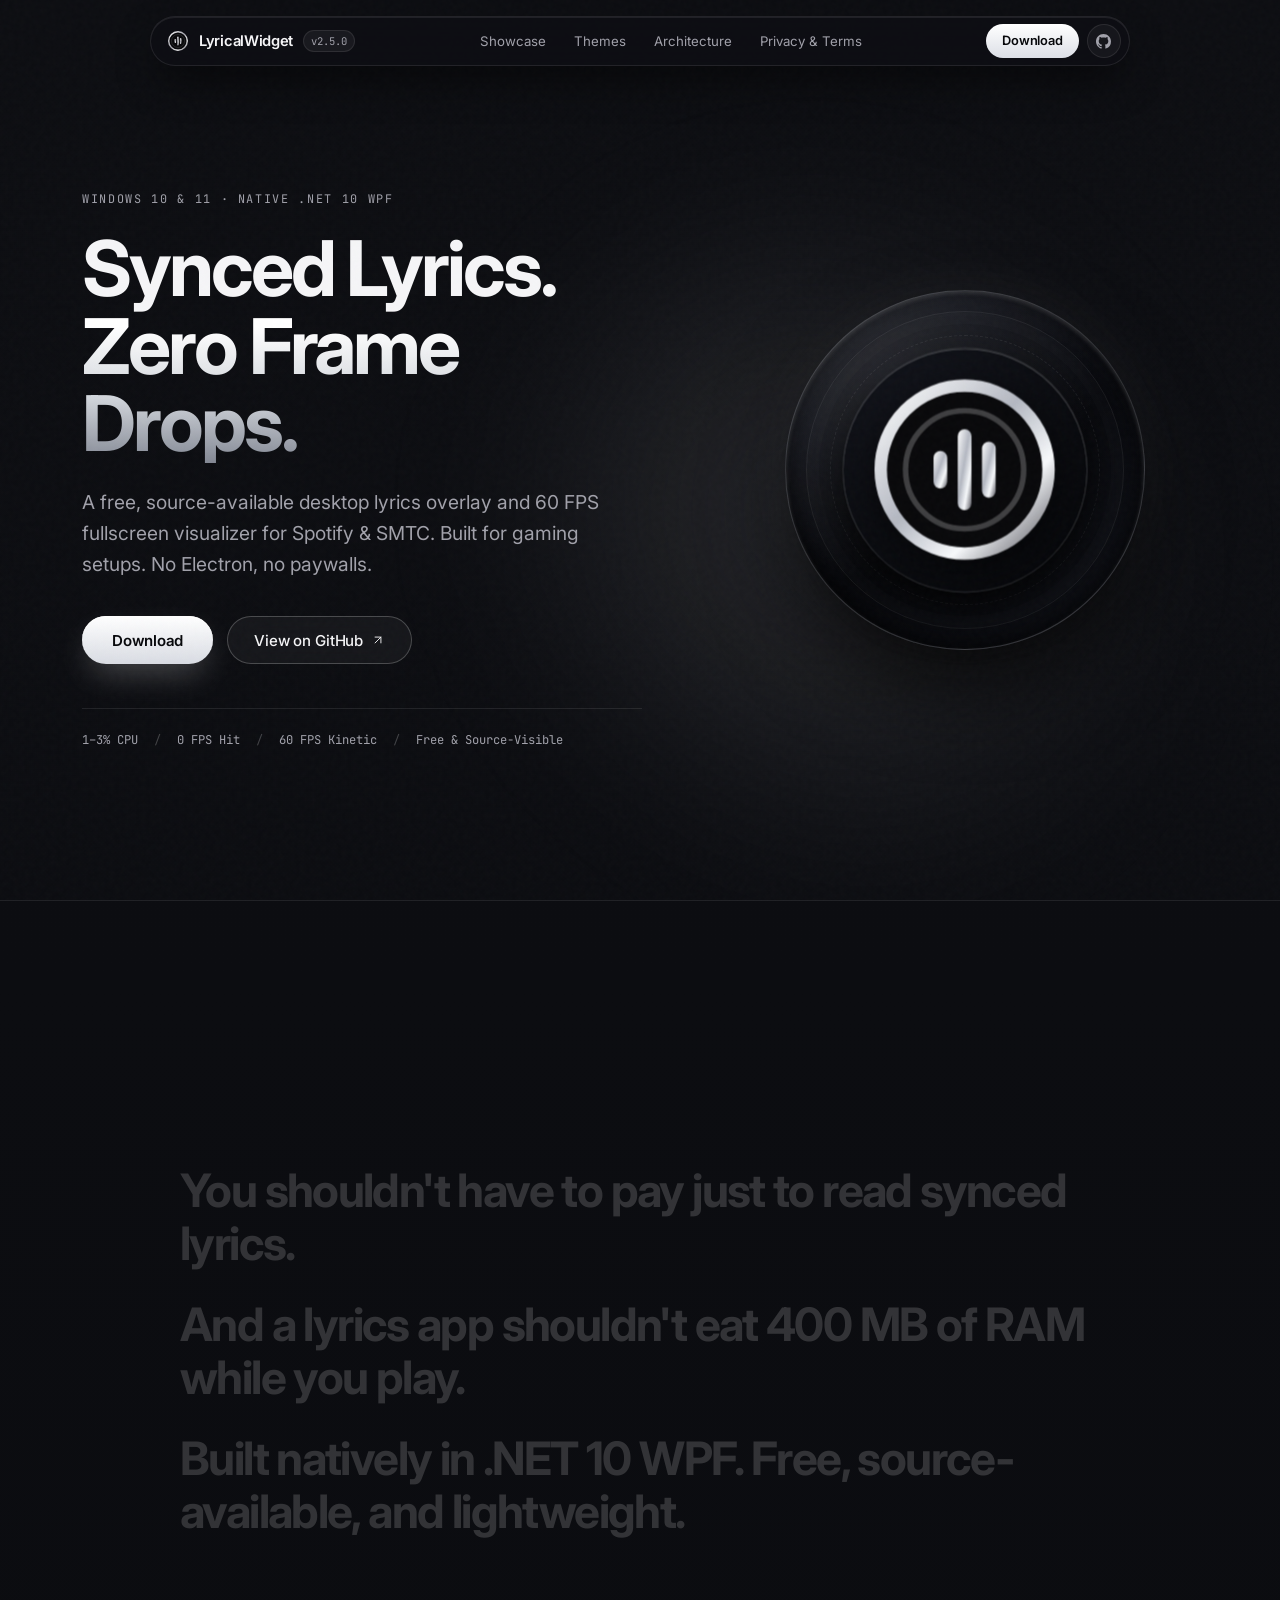
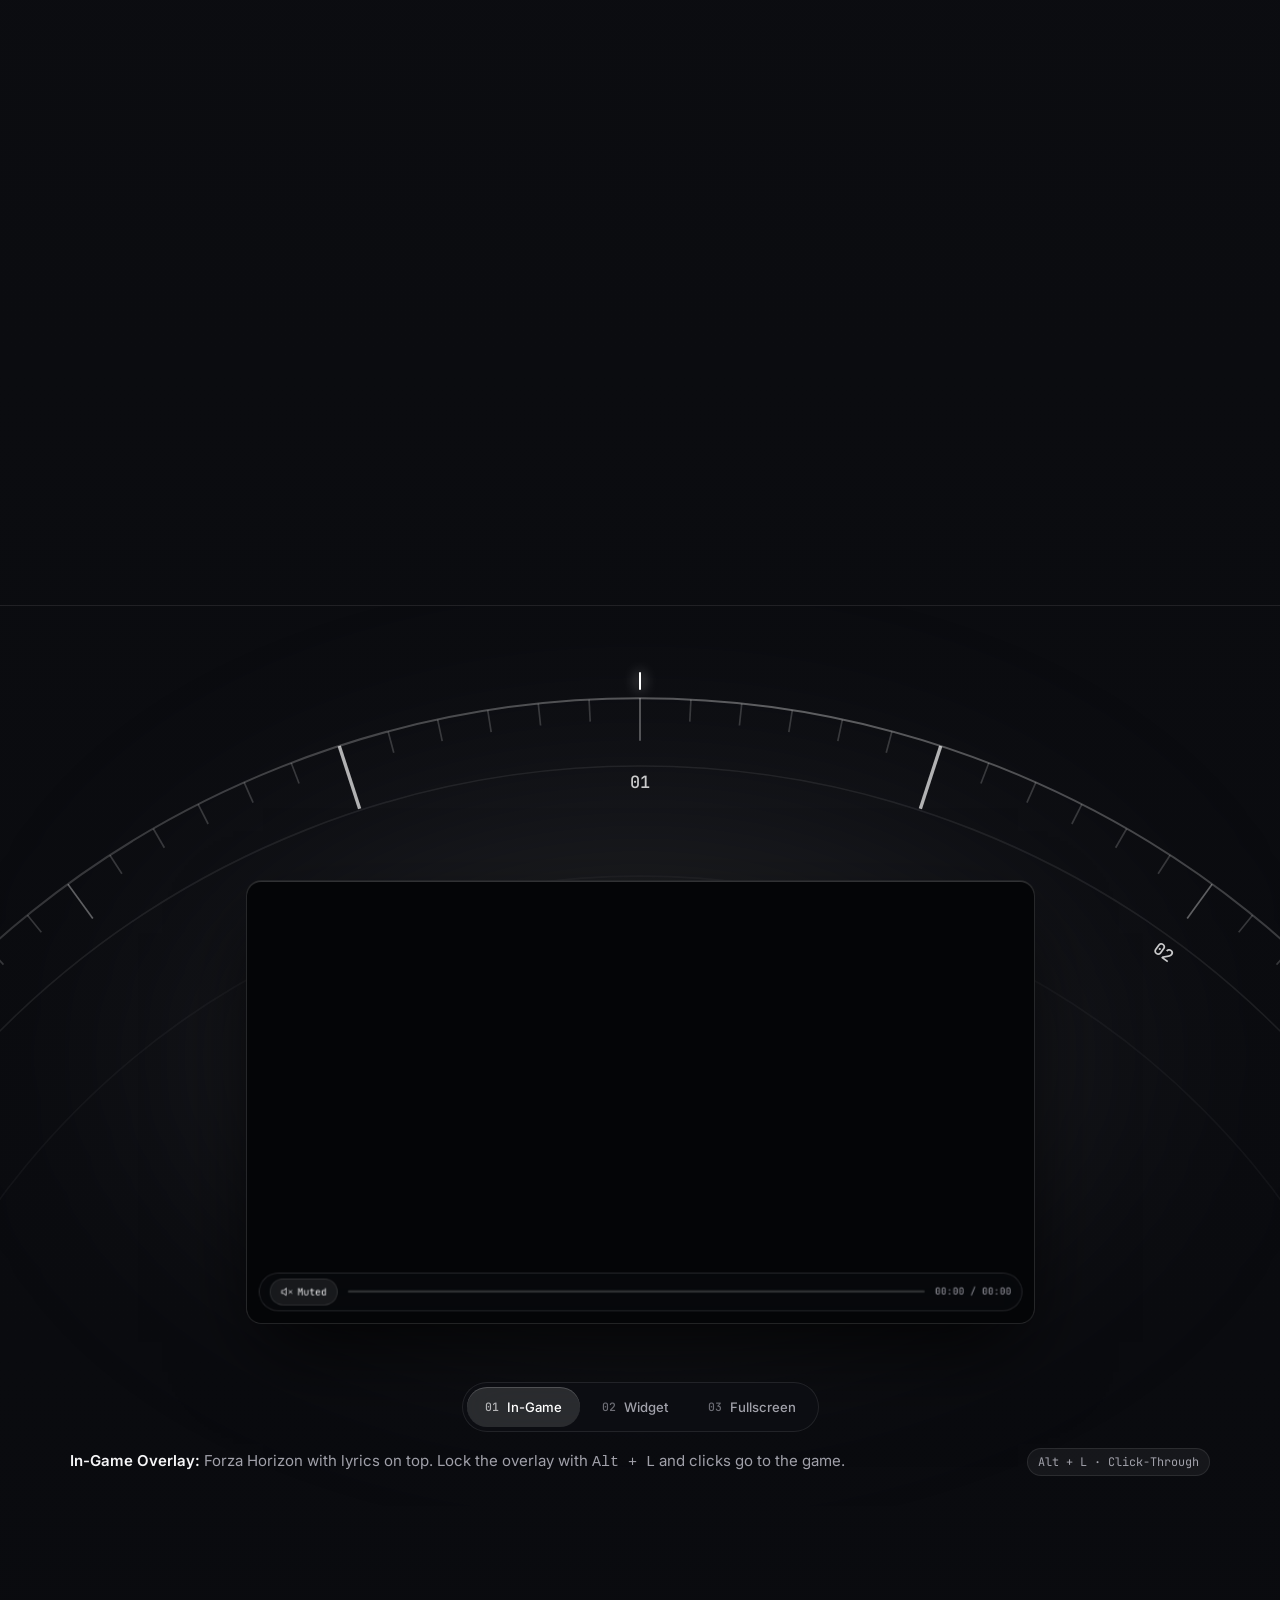
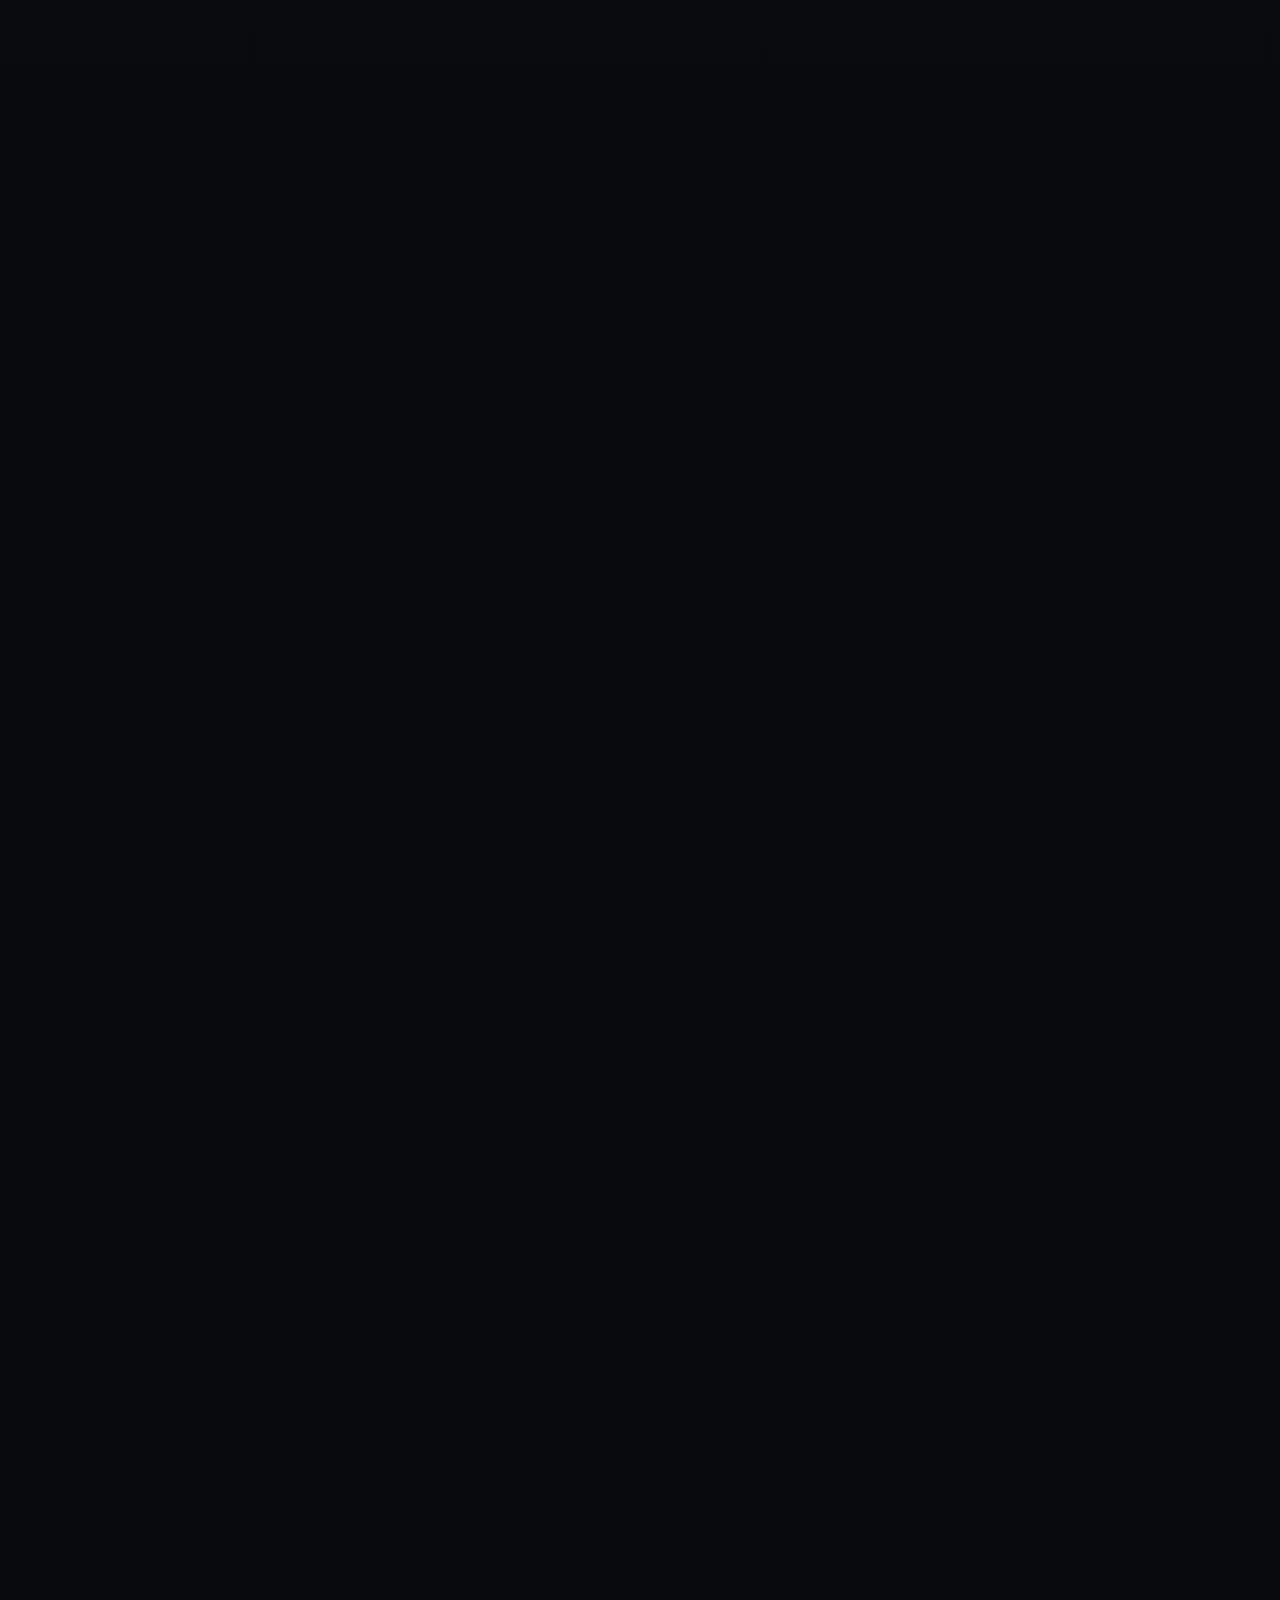
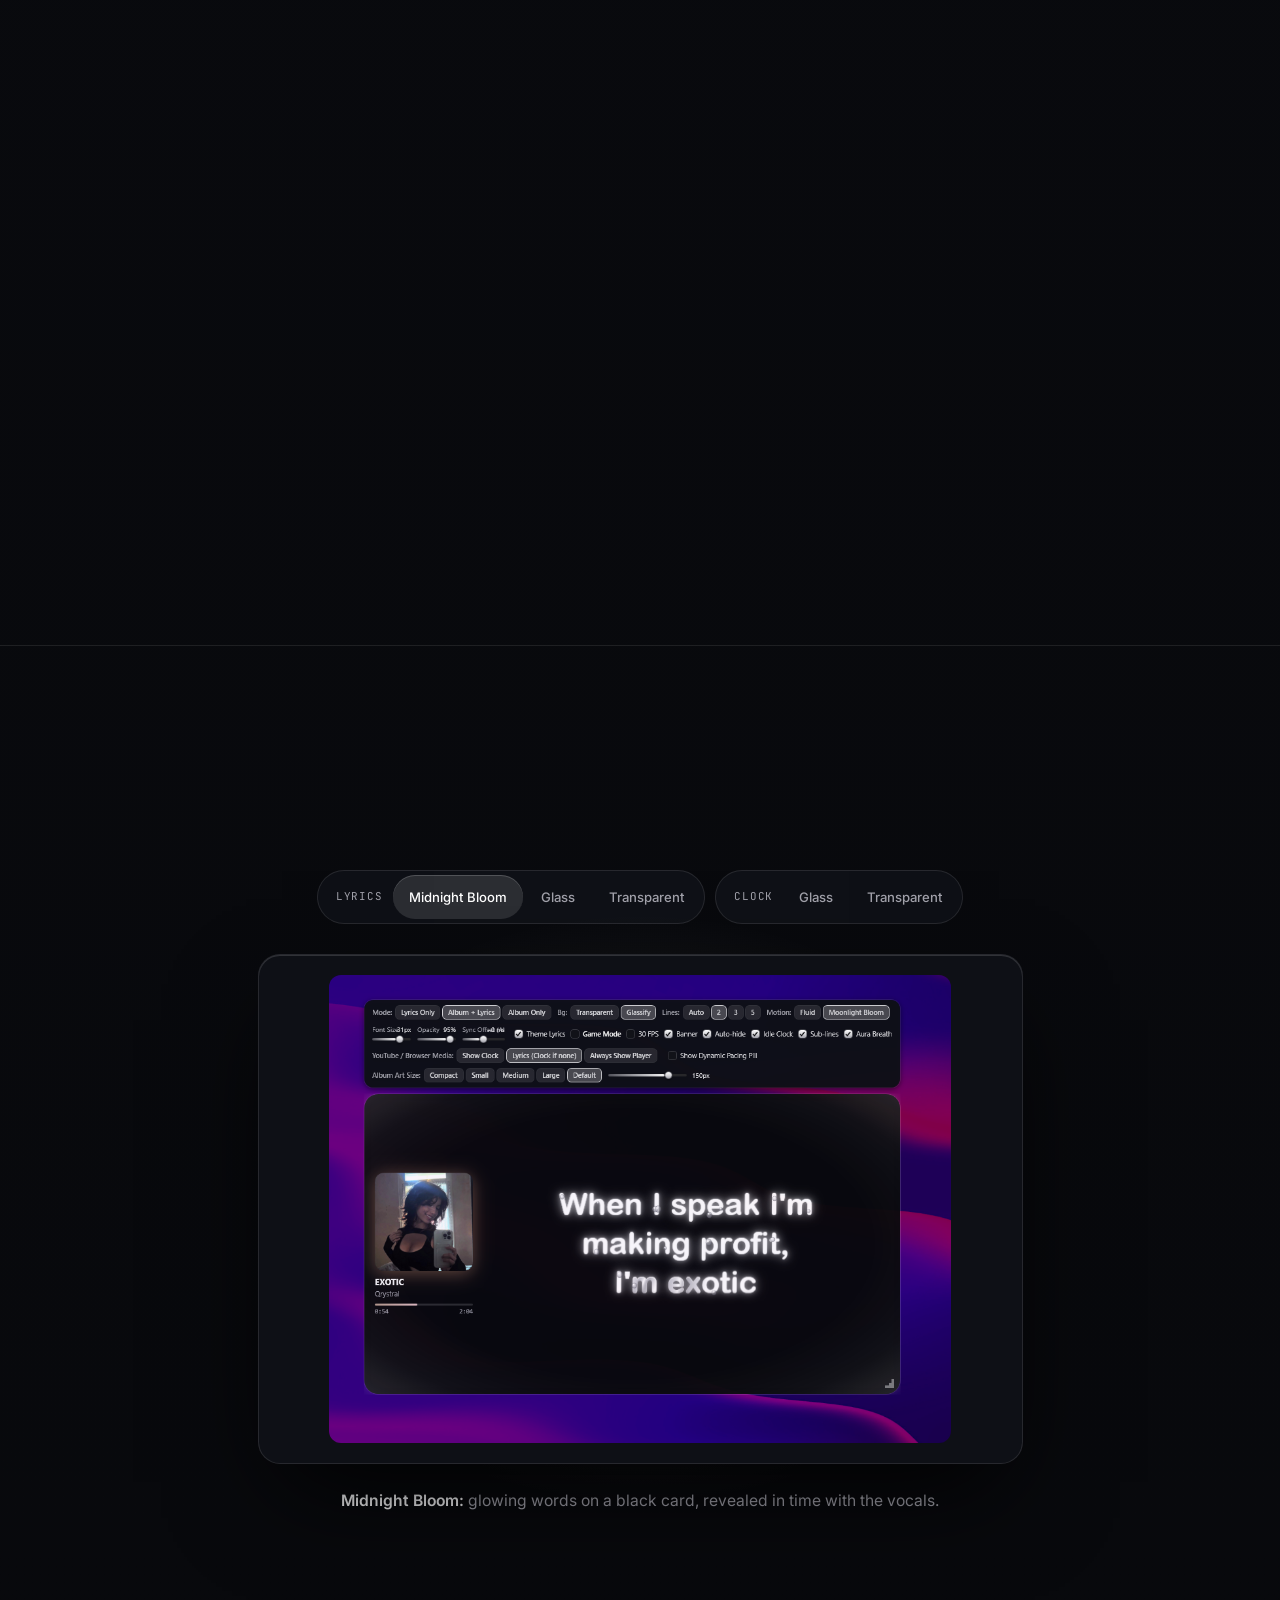
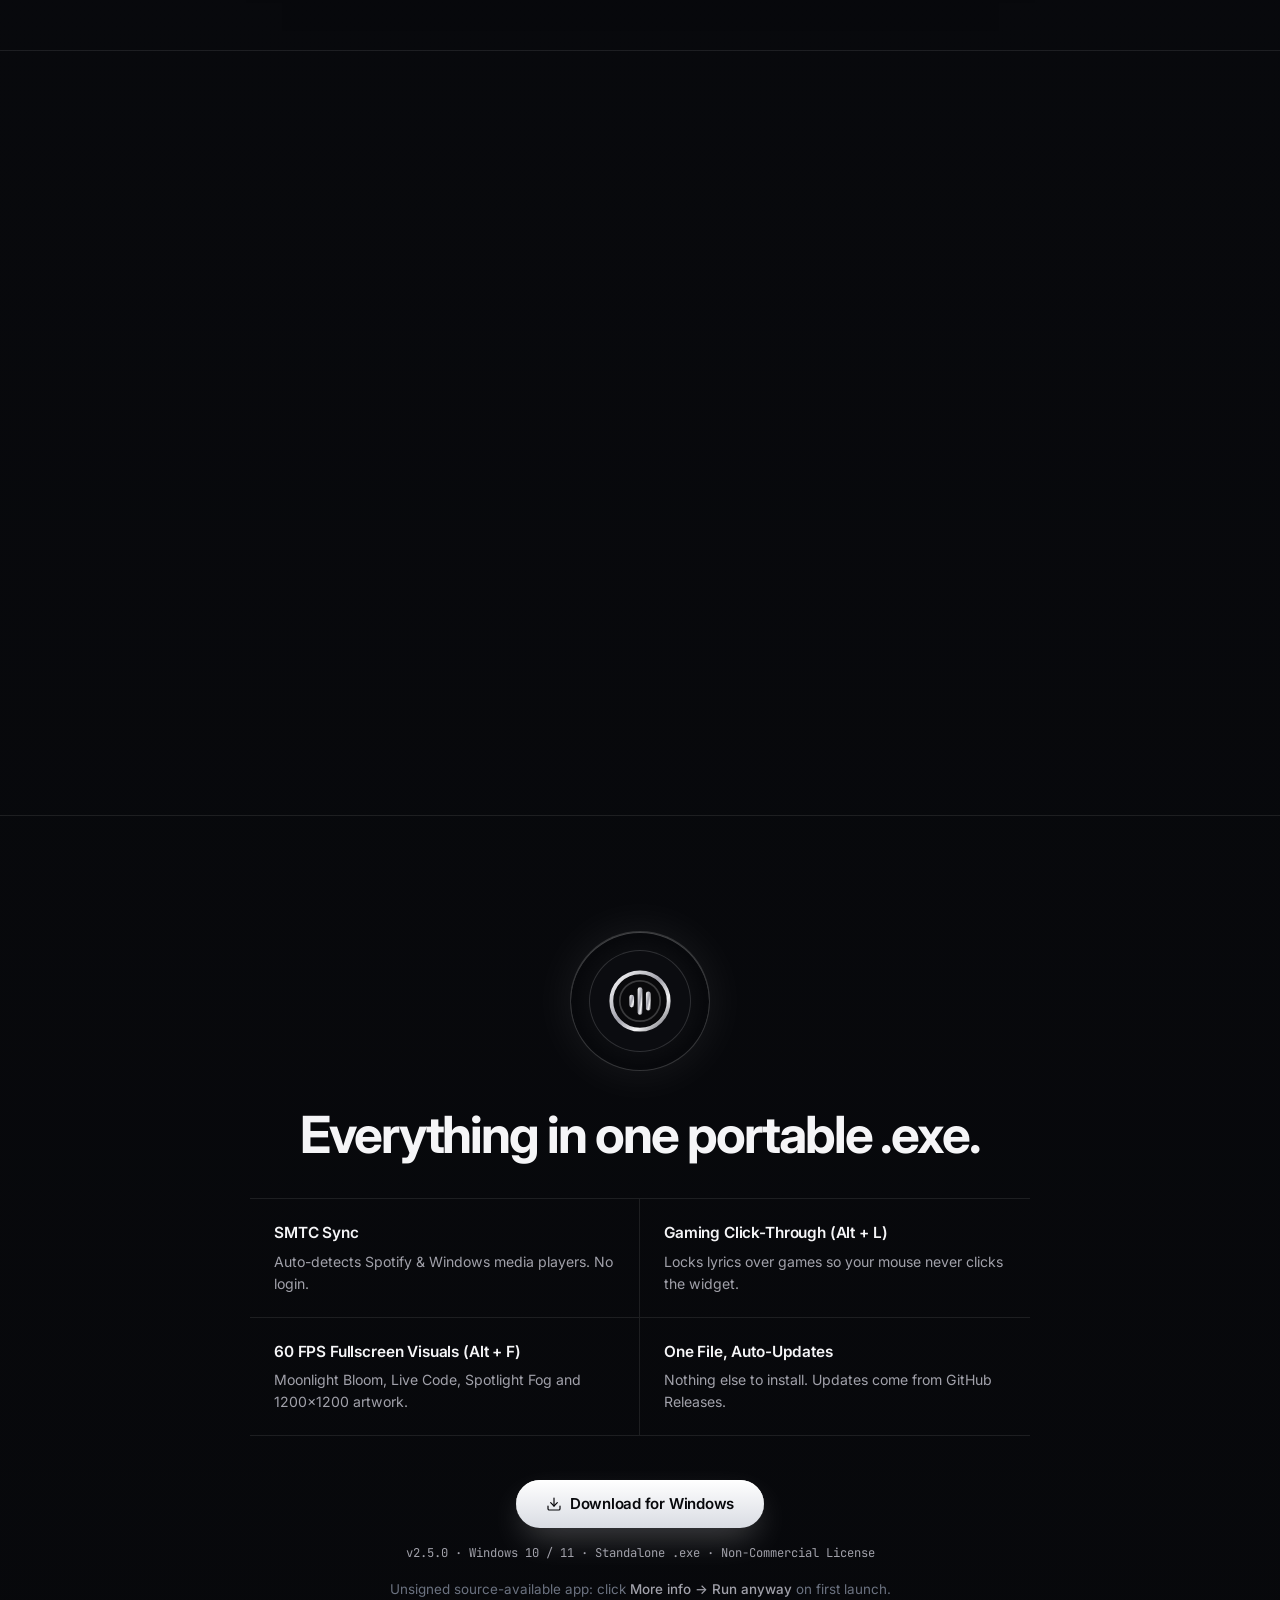
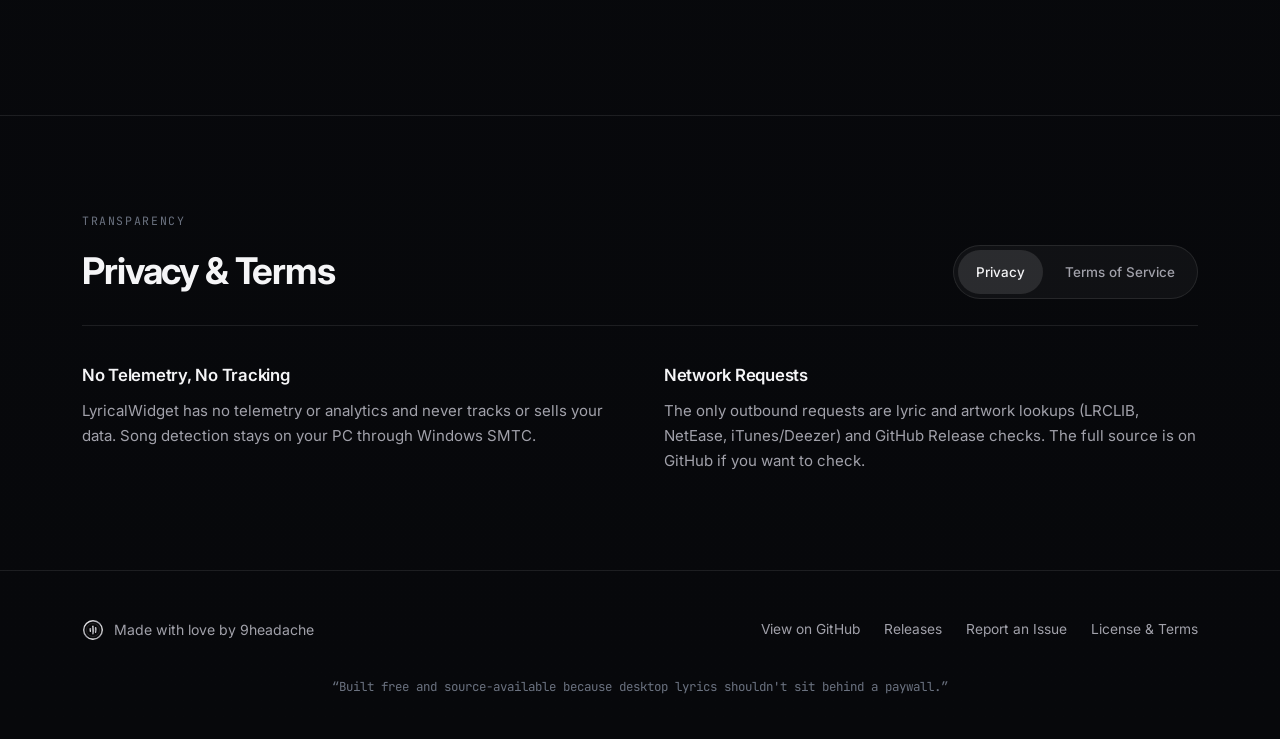
<file: docs/index.html>
<!DOCTYPE html>
<html lang="en">
<head>
  <meta charset="UTF-8">
  <meta name="viewport" content="width=device-width, initial-scale=1.0">
  <title>LyricalWidget | Synced lyrics for Windows</title>
  <meta name="description" content="A free, source-available desktop lyrics overlay and 60 FPS fullscreen visualizer for Spotify and SMTC. Native .NET 10 WPF built for gaming setups.">
  <meta name="theme-color" content="#0D0E12">
  <link rel="icon" href="https://9headache.github.io/LyricalWidget/favicon.ico" sizes="any">
  <link rel="icon" type="image/png" sizes="48x48" href="https://9headache.github.io/LyricalWidget/favicon-48.png">
  <link rel="icon" type="image/png" sizes="256x256" href="https://9headache.github.io/LyricalWidget/favicon.png">
  <link rel="icon" type="image/svg+xml" href="https://9headache.github.io/LyricalWidget/logo.svg">
  <link rel="apple-touch-icon" href="https://9headache.github.io/LyricalWidget/favicon.png">
  <meta property="og:site_name" content="LyricalWidget">
  <link rel="preconnect" href="https://fonts.googleapis.com">
  <link rel="preconnect" href="https://fonts.gstatic.com" crossorigin>
  <link href="https://fonts.googleapis.com/css2?family=Inter:wght@400;500;600;700&family=JetBrains+Mono:wght@400;500&display=swap" rel="stylesheet">
  <link rel="stylesheet" href="styles.css?v=2.5.0-2">
  <script>
    // Show only the power-up screen from the first paint. Deep links and reduced motion go straight to the page,
    // and if app.js never takes over the page unlocks by itself.
    if (!location.hash && Element.prototype.animate && !matchMedia('(prefers-reduced-motion: reduce)').matches) {
      document.documentElement.classList.add('intro-pending');
      setTimeout(function () {
        var root = document.documentElement;
        if (!root.classList.contains('intro-ready')) root.classList.remove('intro-pending');
      }, 4000);
    }
  </script>
</head>
<body data-channel="0">

  <div class="studio-grain" aria-hidden="true"></div>

  <header class="topbar-wrap">
    <div class="topbar">
      <a href="#" class="brand-lockup" aria-label="LyricalWidget home">
        <svg class="brand-logo-svg" viewBox="0 0 32 32" aria-hidden="true">
          <defs>
            <linearGradient id="chrome-logo-grad" x1="0" y1="0" x2="1" y2="1">
              <stop offset="0%" stop-color="#ffffff"/>
              <stop offset="48%" stop-color="#a1a1aa"/>
              <stop offset="72%" stop-color="#f4f4f5"/>
              <stop offset="100%" stop-color="#52525b"/>
            </linearGradient>
          </defs>
          <circle cx="16" cy="16" r="13.5" fill="#09090b" stroke="url(#chrome-logo-grad)" stroke-width="2"/>
          <circle cx="16" cy="16" r="9.5" fill="none" stroke="rgba(255,255,255,0.18)" stroke-width="0.9"/>
          <rect x="11" y="13" width="2.2" height="6" rx="1.1" fill="url(#chrome-logo-grad)"/>
          <rect x="14.9" y="9.5" width="2.2" height="13" rx="1.1" fill="url(#chrome-logo-grad)"/>
          <rect x="18.8" y="11.5" width="2.2" height="9" rx="1.1" fill="url(#chrome-logo-grad)"/>
        </svg>
        <span class="brand-name">LyricalWidget</span>
        <span class="brand-ver">v2.5.0</span>
      </a>

      <nav class="topbar-nav" aria-label="Primary navigation">
        <a href="#showcase">Showcase</a>
        <a href="#themes">Themes</a>
        <a href="#architecture">Architecture</a>
        <a href="#legal">Privacy &amp; Terms</a>
      </nav>

      <div class="topbar-actions">
        <a href="#download" class="btn-topbar-download" data-scroll-download>Download</a>
        <a href="https://github.com/9headache/LyricalWidget" target="_blank" rel="noopener" class="btn-topbar-github" aria-label="View on GitHub">
          <svg width="15" height="15" viewBox="0 0 24 24" fill="currentColor" aria-hidden="true">
            <path d="M12 0C5.37 0 0 5.37 0 12c0 5.31 3.435 9.795 8.205 11.385.6.105.825-.255.825-.57 0-.285-.015-1.23-.015-2.235-3.015.555-3.795-.735-4.035-1.41-.135-.345-.72-1.41-1.23-1.695-.42-.225-1.02-.78-.015-.795.945-.015 1.62.87 1.845 1.23 1.08 1.815 2.805 1.305 3.495.99.105-.78.42-1.305.765-1.605-2.67-.3-5.46-1.335-5.46-5.925 0-1.305.465-2.385 1.23-3.225-.12-.3-.54-1.53.12-3.18 0 0 1.005-.315 3.3 1.23.96-.27 1.98-.405 3-.405s2.04.135 3 .405c2.295-1.56 3.3-1.23 3.3-1.23.66 1.65.24 2.88.12 3.18.765.84 1.23 1.905 1.23 3.225 0 4.605-2.805 5.625-5.475 5.925.435.375.81 1.095.81 2.22 0 1.605-.015 2.895-.015 3.3 0 .315.225.69.825.57A12.02 12.02 0 0024 12c0-6.63-5.37-12-12-12z"/>
          </svg>
        </a>
      </div>
    </div>
  </header>

  <main>
    <section class="hero-chapter">
      <div class="hero-studio-glow" aria-hidden="true"></div>
      <div class="container">
        <div class="hero-split">
          <div class="hero-copy">
            <div class="hero-eyebrow">WINDOWS 10 &amp; 11 &middot; NATIVE .NET 10 WPF</div>
            <h1 class="hero-title">
              Synced Lyrics.
              <span class="hero-title-chrome">Zero Frame Drops.</span>
            </h1>
            <p class="hero-pitch">
              A free, source-available desktop lyrics overlay and 60 FPS fullscreen visualizer for Spotify &amp; SMTC. Built for gaming setups. No Electron, no paywalls.
            </p>

            <div class="hero-cta-row">
              <a href="#download" class="btn-apple-primary" data-scroll-download>Download</a>
              <a href="https://github.com/9headache/LyricalWidget" target="_blank" rel="noopener" class="btn-apple-secondary">
                <span>View on GitHub</span>
                <svg width="14" height="14" viewBox="0 0 24 24" fill="none" stroke="currentColor" stroke-width="1.6" stroke-linecap="round" stroke-linejoin="round" aria-hidden="true">
                  <line x1="7" y1="17" x2="17" y2="7"/>
                  <polyline points="7 7 17 7 17 17"/>
                </svg>
              </a>
            </div>

            <div class="hero-stat-bar">
              <span>1–3% CPU</span>
              <span class="stat-sep" aria-hidden="true">/</span>
              <span>0 FPS Hit</span>
              <span class="stat-sep" aria-hidden="true">/</span>
              <span>60 FPS Kinetic</span>
              <span class="stat-sep" aria-hidden="true">/</span>
              <span>Free &amp; Source-Visible</span>
            </div>
          </div>

          <div class="hero-intro-wrap" id="hero-intro-wrap">
          <div class="hero-sculpture-col">
            <div class="hardware-sculpture" id="hero-sculpture" aria-hidden="true">
              <div class="sculpture-housing">
                <div class="sculpture-groove-ring"></div>
                <div class="sculpture-groove-inner"></div>
                <div class="sculpture-glare-sweep"></div>
              </div>
              <div class="sculpture-logo-core">
                <svg class="sculpture-svg" viewBox="0 0 32 32">
                  <defs>
                    <linearGradient id="sculpture-grad" x1="0" y1="0" x2="1" y2="1">
                      <stop offset="0%" stop-color="#ffffff"/>
                      <stop offset="45%" stop-color="#b4b8c2"/>
                      <stop offset="72%" stop-color="#f8fafc"/>
                      <stop offset="100%" stop-color="#52525b"/>
                    </linearGradient>
                  </defs>
                  <circle cx="16" cy="16" r="13.5" fill="#09090b" stroke="url(#sculpture-grad)" stroke-width="2"/>
                  <circle cx="16" cy="16" r="9.5" fill="none" stroke="rgba(255,255,255,0.22)" stroke-width="0.9"/>
                  <rect x="11" y="13" width="2.2" height="6" rx="1.1" fill="url(#sculpture-grad)"/>
                  <rect x="14.9" y="9.5" width="2.2" height="13" rx="1.1" fill="url(#sculpture-grad)"/>
                  <rect x="18.8" y="11.5" width="2.2" height="9" rx="1.1" fill="url(#sculpture-grad)"/>
                </svg>
              </div>
            </div>
          </div>
          </div>
        </div>
      </div>
    </section>

    <section class="manifesto-track" id="manifesto">
      <div class="manifesto-sticky">
        <div class="container">
          <div class="manifesto-stack">
            <p class="manifesto-line" data-manifesto-line>You shouldn't have to pay just to read synced lyrics.</p>
            <p class="manifesto-line" data-manifesto-line>And a lyrics app shouldn't eat 400 MB of RAM while you play.</p>
            <p class="manifesto-line" data-manifesto-line>Built natively in .NET 10 WPF. Free, source-available, and lightweight.</p>
          </div>
        </div>
      </div>
    </section>

    <section class="showcase-track" id="showcase">
      <!-- Scroll positions that select a chapter on touch layouts -->
      <div class="showcase-step" data-step="0" aria-hidden="true"></div>
      <div class="showcase-step" data-step="1" aria-hidden="true"></div>
      <div class="showcase-step" data-step="2" aria-hidden="true"></div>

      <div class="showcase-sticky">
        <div class="showcase-ambient" aria-hidden="true"></div>

        <div class="dial-fixed-pointer" aria-hidden="true">
          <span class="pointer-needle"></span>
        </div>

        <div class="giant-dial-wrap" aria-hidden="true">
          <svg class="giant-dial-svg" viewBox="0 0 1200 1200">
            <defs>
              <linearGradient id="dial-rim-grad" x1="0" y1="0" x2="1" y2="0.4">
                <stop offset="0%" stop-color="rgba(255,255,255,0.06)"/>
                <stop offset="50%" stop-color="rgba(255,255,255,0.34)"/>
                <stop offset="100%" stop-color="rgba(255,255,255,0.06)"/>
              </linearGradient>
            </defs>
            <circle cx="600" cy="600" r="575" fill="none" stroke="url(#dial-rim-grad)" stroke-width="1.2"/>
            <circle cx="600" cy="600" r="535" fill="none" stroke="rgba(255,255,255,0.08)" stroke-width="1"/>
            <circle cx="600" cy="600" r="470" fill="none" stroke="rgba(255,255,255,0.04)" stroke-width="1"/>
            <g id="giant-dial-ticks"></g>
            <!-- Markers at 0, 36 and 72 degrees -->
            <g class="dial-labels" font-family="JetBrains Mono, monospace" font-weight="500" fill="rgba(255,255,255,0.78)" text-anchor="middle">
              <text x="600" y="78">01</text>
              <text x="907" y="178" transform="rotate(36 907 178)">02</text>
              <text x="1096" y="439" transform="rotate(72 1096 439)">03</text>
            </g>
          </svg>
        </div>

        <div class="showcase-stage-inner">
          <div class="cinema-video-shell" id="cinema-video-shell">
            <video class="stage-video-layer is-active" data-video-idx="0" src="assets/ingame-v2.5.mp4" muted autoplay loop playsinline webkit-playsinline preload="metadata"></video>
            <video class="stage-video-layer" data-video-idx="1" src="assets/widget-v2.5.mp4" muted autoplay loop playsinline webkit-playsinline preload="metadata"></video>
            <video class="stage-video-layer" data-video-idx="2" src="assets/fullscreen-v2.5.mp4" muted autoplay loop playsinline webkit-playsinline preload="metadata"></video>

            <div class="cinema-hud">
              <button type="button" id="cinema-mute-btn" class="mute-btn" aria-label="Unmute active video">
                <svg id="cinema-mute-icon" width="14" height="14" viewBox="0 0 24 24" fill="none" stroke="currentColor" stroke-width="1.6" stroke-linecap="round" stroke-linejoin="round" aria-hidden="true">
                  <polygon points="11 5 6 9 2 9 2 15 6 15 11 19 11 5"/>
                  <line x1="23" y1="9" x2="17" y2="15"/>
                  <line x1="17" y1="9" x2="23" y2="15"/>
                </svg>
                <span id="cinema-mute-label">Muted</span>
              </button>

              <div class="cinema-progress-track" aria-hidden="true">
                <div class="cinema-progress-fill" id="cinema-progress-fill"></div>
              </div>

              <span class="cinema-time" id="cinema-time">00:00 / 00:00</span>
            </div>
          </div>

          <div class="showcase-top-tabs" role="tablist" aria-label="Showcase video chapters">
            <button type="button" class="chapter-pill-btn" role="tab" aria-selected="true" data-chapter="0">
              <span class="pill-num">01</span>
              <span>In-Game</span>
            </button>
            <button type="button" class="chapter-pill-btn" role="tab" aria-selected="false" data-chapter="1">
              <span class="pill-num">02</span>
              <span>Widget</span>
            </button>
            <button type="button" class="chapter-pill-btn" role="tab" aria-selected="false" data-chapter="2">
              <span class="pill-num">03</span>
              <span>Fullscreen</span>
            </button>
          </div>

          <div class="showcase-caption-row">
            <p class="showcase-caption" id="showcase-caption">
              <strong>In-Game Overlay:</strong> Forza Horizon with lyrics on top. Lock the overlay with <code>Alt + L</code> and clicks go to the game.
            </p>
            <span class="showcase-hotkey-tag" id="showcase-hotkey">Alt + L &middot; Click-Through</span>
          </div>
        </div>
      </div>
    </section>

    <section class="themes-section" id="themes">
      <div class="container">
        <div class="themes-head reveal">
          <div class="section-eyebrow">Themes &amp; Modes</div>
          <h2>Five looks, one widget.</h2>
        </div>

        <div class="theme-switcher" role="group" aria-label="Widget themes">
          <div class="theme-group" role="group" aria-labelledby="theme-group-lyrics">
            <span class="theme-group-label" id="theme-group-lyrics">Lyrics</span>
            <button type="button" class="theme-pill" data-theme="0" aria-pressed="true">Midnight Bloom</button>
            <button type="button" class="theme-pill" data-theme="1" aria-pressed="false">Glass</button>
            <button type="button" class="theme-pill" data-theme="2" aria-pressed="false">Transparent</button>
          </div>
          <div class="theme-group" role="group" aria-labelledby="theme-group-clock">
            <span class="theme-group-label" id="theme-group-clock">Clock</span>
            <button type="button" class="theme-pill" data-theme="3" aria-pressed="false">Glass</button>
            <button type="button" class="theme-pill" data-theme="4" aria-pressed="false">Transparent</button>
          </div>
        </div>

        <div class="theme-stage">
          <button type="button" class="theme-open" id="theme-open" aria-haspopup="dialog" aria-label="View Midnight Bloom lyrics full size">
            <img class="theme-shot is-active" src="assets/theme-lyrics-midnight-bloom.png" width="951" height="715" alt="The Midnight Bloom widget: glowing lyrics on a black card beside the album art" loading="eager" fetchpriority="high">
            <img class="theme-shot" src="assets/theme-lyrics-glass.png" width="974" height="786" alt="The Glass widget: lyrics on a dark frosted card beside the album art" aria-hidden="true" loading="eager">
            <img class="theme-shot" src="assets/theme-lyrics-transparent.png" width="881" height="674" alt="The Transparent widget: lyrics and album art directly on the wallpaper" aria-hidden="true" loading="eager">
            <img class="theme-shot" src="assets/theme-clock-glass.png" width="878" height="688" alt="The idle clock on a dark frosted card" aria-hidden="true" loading="eager">
            <img class="theme-shot" src="assets/theme-clock-transparent.png" width="965" height="686" alt="The idle clock directly on the wallpaper" aria-hidden="true" loading="eager">
          </button>
        </div>

        <p class="theme-caption" id="theme-caption" aria-live="polite"><strong>Midnight Bloom:</strong> glowing words on a black card, revealed in time with the vocals.</p>
      </div>
    </section>

    <section class="architecture-section" id="architecture">
      <div class="container">
        <div class="arch-grid reveal">
          <div class="arch-narrative">
            <div class="section-eyebrow">Architecture</div>
            <h2>Native WPF, no browser wrapper.</h2>
            <p>
              Browser-based desktop apps wrap a full Chromium runtime just to draw text, burning 300–500 MB of memory in the background. LyricalWidget is a native .NET 10 WPF app, so there is no browser to run next to your game.
            </p>
            <p>
              Playback timing comes straight from Windows SMTC. Lyrics are requested from LRCLIB and NetEase in parallel and cached for 30 days. Updates come from GitHub Releases.
            </p>
          </div>

          <div class="ledger-table">
            <div class="ledger-row">
              <span class="ledger-key">Engine</span>
              <span class="ledger-val">.NET 10 WPF</span>
            </div>
            <div class="ledger-row">
              <span class="ledger-key">Typical CPU</span>
              <span class="ledger-val">1–3%</span>
            </div>
            <div class="ledger-row">
              <span class="ledger-key">Gaming Mode</span>
              <span class="ledger-val">Click-Through (Alt + L)</span>
            </div>
            <div class="ledger-row">
              <span class="ledger-key">Fullscreen</span>
              <span class="ledger-val">60 FPS Kinetic (Alt + F)</span>
            </div>
            <div class="ledger-row">
              <span class="ledger-key">Artwork</span>
              <span class="ledger-val">1200&times;1200 HD</span>
            </div>
            <div class="ledger-row">
              <span class="ledger-key">Price</span>
              <span class="ledger-val">Free Forever</span>
            </div>
          </div>
        </div>
      </div>
    </section>

    <section class="download-section" id="download">
      <div class="container">
        <div class="download-inner reveal">
          <div class="download-emblem" id="download-emblem" aria-hidden="true">
            <div class="download-ring"></div>
            <div class="download-emblem-disc">
              <svg class="download-emblem-svg" viewBox="0 0 32 32">
                <circle cx="16" cy="16" r="13.5" fill="#09090b" stroke="url(#chrome-logo-grad)" stroke-width="1.8"/>
                <circle cx="16" cy="16" r="9.5" fill="none" stroke="rgba(255,255,255,0.2)" stroke-width="0.8"/>
                <rect x="11" y="13" width="2.2" height="6" rx="1.1" fill="url(#chrome-logo-grad)"/>
                <rect x="14.9" y="9.5" width="2.2" height="13" rx="1.1" fill="url(#chrome-logo-grad)"/>
                <rect x="18.8" y="11.5" width="2.2" height="9" rx="1.1" fill="url(#chrome-logo-grad)"/>
              </svg>
              <div class="download-sweep"></div>
            </div>
          </div>

          <h2 class="download-heading">Everything in one portable .exe.</h2>

          <div class="explainer-grid">
            <div class="explainer-cell">
              <h3>SMTC Sync</h3>
              <p>Auto-detects Spotify &amp; Windows media players. No login.</p>
            </div>
            <div class="explainer-cell">
              <h3>Gaming Click-Through (Alt + L)</h3>
              <p>Locks lyrics over games so your mouse never clicks the widget.</p>
            </div>
            <div class="explainer-cell">
              <h3>60 FPS Fullscreen Visuals (Alt + F)</h3>
              <p>Moonlight Bloom, Live Code, Spotlight Fog and 1200&times;1200 artwork.</p>
            </div>
            <div class="explainer-cell">
              <h3>One File, Auto-Updates</h3>
              <p>Nothing else to install. Updates come from GitHub Releases.</p>
            </div>
          </div>

          <div class="download-actions">
            <a href="https://github.com/9headache/LyricalWidget/releases/latest/download/LyricalWidget.exe" class="btn-apple-primary">
              <svg width="16" height="16" viewBox="0 0 24 24" fill="none" stroke="currentColor" stroke-width="1.8" stroke-linecap="round" stroke-linejoin="round" aria-hidden="true">
                <path d="M21 15v4a2 2 0 0 1-2 2H5a2 2 0 0 1-2-2v-4"/>
                <polyline points="7 10 12 15 17 10"/>
                <line x1="12" y1="15" x2="12" y2="3"/>
              </svg>
              <span>Download for Windows</span>
            </a>
            <div class="download-meta">v2.5.0 &middot; Windows 10 / 11 &middot; Standalone .exe &middot; Non-Commercial License</div>
            <p class="smartscreen-note">
              Unsigned source-available app: click <strong>More info &rarr; Run anyway</strong> on first launch.
            </p>
          </div>
        </div>
      </div>
    </section>

    <section class="legal-section" id="legal">
      <div class="container">
        <div class="legal-header reveal">
          <div>
            <div class="section-eyebrow">Transparency</div>
            <h2>Privacy &amp; Terms</h2>
          </div>

          <div class="legal-tabs" role="tablist" aria-label="Privacy and terms tabs">
            <button type="button" class="legal-tab-btn" role="tab" aria-selected="true" data-legal-tab="privacy">Privacy</button>
            <button type="button" class="legal-tab-btn" role="tab" aria-selected="false" data-legal-tab="terms">Terms of Service</button>
          </div>
        </div>

        <div class="legal-panel is-active reveal" id="legal-panel-privacy" role="tabpanel">
          <div class="legal-col">
            <h3>No Telemetry, No Tracking</h3>
            <p>
              LyricalWidget has no telemetry or analytics and never tracks or sells your data. Song detection stays on your PC through Windows SMTC.
            </p>
          </div>
          <div class="legal-col">
            <h3>Network Requests</h3>
            <p>
              The only outbound requests are lyric and artwork lookups (LRCLIB, NetEase, iTunes/Deezer) and GitHub Release checks. The full source is on GitHub if you want to check.
            </p>
          </div>
        </div>

        <div class="legal-panel" id="legal-panel-terms" role="tabpanel">
          <div class="legal-col">
            <h3>License &amp; Copyright</h3>
            <p>
              Copyright &copy; 2026 Rishabh Verma (9headache). All rights reserved.
            </p>
            <p>
              This project is shared publicly for personal use, modification, learning, and non-commercial sharing or re-upload under the terms listed here.
            </p>
            <p>
              LyricalWidget is an independent project and is not affiliated with, endorsed by, or sponsored by Spotify AB or any third-party media platform.
            </p>
          </div>
          <div class="legal-col">
            <h3>Conditions of Use</h3>
            <ol class="license-list">
              <li>
                <strong>Attribution &amp; Link Required:</strong> Any copy, fork, modified version, or re-upload of the source code or builds MUST clearly credit the original author (Rishabh Verma / 9headache) and include a visible link to at least one of the following: <a href="https://github.com/9headache/LyricalWidget" target="_blank" rel="noopener">GitHub Repository</a> or <a href="https://9headache.github.io/LyricalWidget/" target="_blank" rel="noopener">Project Website</a>.
              </li>
              <li>
                <strong>Non-Commercial Only:</strong> Neither the original software nor any modified version or build may be sold, rented, monetized behind a paywall, or used for commercial gain without prior written permission from the author.
              </li>
              <li>
                <strong>Contributions:</strong> Modifications, bug fixes, and improvements are welcome via GitHub Issues or Pull Requests and may be incorporated into the project.
              </li>
              <li>
                <strong>No Warranty:</strong> Provided &ldquo;as is&rdquo;, without warranty of any kind.
              </li>
            </ol>
          </div>
        </div>
      </div>
    </section>
  </main>

  <footer class="site-footer">
    <div class="container">
      <div class="footer-top">
        <a href="https://github.com/9headache" target="_blank" rel="noopener" class="footer-credit">
          <svg class="brand-logo-svg" viewBox="0 0 32 32" aria-hidden="true">
            <circle cx="16" cy="16" r="13.5" fill="#09090b" stroke="url(#chrome-logo-grad)" stroke-width="2"/>
            <circle cx="16" cy="16" r="9.5" fill="none" stroke="rgba(255,255,255,0.18)" stroke-width="0.9"/>
            <rect x="11" y="13" width="2.2" height="6" rx="1.1" fill="url(#chrome-logo-grad)"/>
            <rect x="14.9" y="9.5" width="2.2" height="13" rx="1.1" fill="url(#chrome-logo-grad)"/>
            <rect x="18.8" y="11.5" width="2.2" height="9" rx="1.1" fill="url(#chrome-logo-grad)"/>
          </svg>
          <span>Made with love by 9headache</span>
        </a>

        <nav class="footer-nav" aria-label="Footer navigation">
          <a href="https://github.com/9headache/LyricalWidget" target="_blank" rel="noopener">View on GitHub</a>
          <a href="https://github.com/9headache/LyricalWidget/releases/latest" target="_blank" rel="noopener">Releases</a>
          <a href="https://github.com/9headache/LyricalWidget/issues" target="_blank" rel="noopener">Report an Issue</a>
          <a href="#legal">License &amp; Terms</a>
        </nav>
      </div>

      <p class="footer-quote">&ldquo;Built free and source-available because desktop lyrics shouldn't sit behind a paywall.&rdquo;</p>
    </div>
  </footer>

  <dialog class="theme-lightbox" id="theme-lightbox" aria-label="Full-size preview">
    <img id="theme-lightbox-img" alt="">
    <button type="button" class="theme-lightbox-close" aria-label="Close preview">&times;</button>
  </dialog>

  <script src="app.js?v=2.5.0-2"></script>
</body>
</html>
</file>
<file: docs/styles.css>
:root {
  --bg-top: #0D0E12;
  --bg-bottom: #07080B;
  --text-primary: #F5F5F7;
  --text-secondary: #A1A1AA;
  --text-muted: #6B7280;
  --hairline: rgba(255, 255, 255, 0.09);
  --hairline-bright: rgba(255, 255, 255, 0.22);

  --font-sans: "Inter", -apple-system, BlinkMacSystemFont, "SF Pro Display", "Segoe UI", sans-serif;
  --font-mono: "JetBrains Mono", ui-monospace, SFMono-Regular, Menlo, Consolas, monospace;

  --ease-apple: cubic-bezier(0.22, 1, 0.36, 1);
  --max-w: 1180px;

  --dial-angle: 0deg;

  /* Showcase: the video takes what is left after the dial markers above it and the pills and caption below it.
     The dial is sized from the video so the neighbouring markers land just outside its sides. */
  --stage-h: max(220px, min(66vh, 100vh - 372px));
  --stage-w: min(80vw, 1560px, calc(var(--stage-h) * 16 / 9));
  --dial-w: calc(var(--stage-w) * 2.1 + 60px);
  --stage-scale: 1;
}

*,
*::before,
*::after {
  box-sizing: border-box;
  margin: 0;
  padding: 0;
}

html {
  background-color: var(--bg-bottom);
  color: var(--text-primary);
  font-family: var(--font-sans);
  scroll-behavior: smooth;
  -webkit-font-smoothing: antialiased;
  -moz-osx-font-smoothing: grayscale;
}

@media (prefers-reduced-motion: reduce) {
  html {
    scroll-behavior: auto;
  }
}

/* Keep overflow-x: clip so position: sticky works on child tracks */
body {
  min-height: 100vh;
  background: linear-gradient(180deg, var(--bg-top) 0%, #090A0E 45%, var(--bg-bottom) 100%);
  color: var(--text-primary);
  line-height: 1.55;
  overflow-x: clip;
  position: relative;
}

a {
  color: inherit;
  text-decoration: none;
}

button {
  font-family: inherit;
  color: inherit;
  background: none;
  border: none;
  cursor: pointer;
}

.studio-grain {
  position: fixed;
  inset: 0;
  pointer-events: none;
  z-index: 90;
  opacity: 0.022;
  background-image: url("data:image/svg+xml,%3Csvg viewBox='0 0 200 200' xmlns='http://www.w3.org/2000/svg'%3E%3Cfilter id='g'%3E%3CfeTurbulence type='fractalNoise' baseFrequency='0.85' numOctaves='3' stitchTiles='stitch'/%3E%3C/filter%3E%3Crect width='100%25' height='100%25' filter='url(%23g)'/%3E%3C/svg%3E");
}

.container {
  width: 100%;
  max-width: var(--max-w);
  margin: 0 auto;
  padding: 0 32px;
  position: relative;
  z-index: 2;
}

.topbar-wrap {
  position: fixed;
  top: 16px;
  left: 0;
  right: 0;
  z-index: 120;
  padding: 0 18px;
  pointer-events: none;
}

.topbar {
  pointer-events: auto;
  max-width: 980px;
  margin: 0 auto;
  height: 50px;
  padding: 0 8px 0 16px;
  border-radius: 999px;
  background: rgba(14, 15, 20, 0.72);
  backdrop-filter: blur(26px) saturate(150%);
  -webkit-backdrop-filter: blur(26px) saturate(150%);
  border: 1px solid var(--hairline);
  box-shadow: 0 18px 44px -12px rgba(0, 0, 0, 0.78), inset 0 1px 0 rgba(255, 255, 255, 0.08);
  display: flex;
  align-items: center;
  justify-content: space-between;
  gap: 16px;
}

.brand-lockup {
  display: inline-flex;
  align-items: center;
  gap: 10px;
  flex-shrink: 0;
}

.brand-logo-svg {
  width: 22px;
  height: 22px;
  flex-shrink: 0;
}

.brand-name {
  font-weight: 600;
  font-size: 0.92rem;
  letter-spacing: -0.02em;
  color: var(--text-primary);
}

.brand-ver {
  font-family: var(--font-mono);
  font-size: 0.66rem;
  color: var(--text-secondary);
  padding: 2px 7px;
  border-radius: 999px;
  background: rgba(255, 255, 255, 0.05);
  border: 1px solid var(--hairline);
}

.topbar-nav {
  display: flex;
  align-items: center;
  gap: 28px;
  font-size: 0.83rem;
  color: var(--text-secondary);
}

.topbar-nav a {
  transition: color 0.2s ease;
  white-space: nowrap;
}

.topbar-nav a:hover {
  color: var(--text-primary);
}

.topbar-actions {
  display: flex;
  align-items: center;
  gap: 8px;
  flex-shrink: 0;
}

.btn-topbar-download {
  display: inline-flex;
  align-items: center;
  justify-content: center;
  height: 34px;
  padding: 0 16px;
  border-radius: 999px;
  background: linear-gradient(180deg, #FFFFFF 0%, #DCDFE6 100%);
  color: #07080B;
  font-size: 0.8rem;
  font-weight: 600;
  letter-spacing: -0.01em;
  transition: transform 0.25s var(--ease-apple), box-shadow 0.25s ease;
}

.btn-topbar-download:hover {
  transform: translateY(-1px);
  box-shadow: 0 6px 20px rgba(255, 255, 255, 0.25);
}

.btn-topbar-github {
  display: inline-flex;
  align-items: center;
  justify-content: center;
  width: 34px;
  height: 34px;
  border-radius: 50%;
  background: rgba(255, 255, 255, 0.04);
  border: 1px solid var(--hairline);
  color: var(--text-secondary);
  transition: color 0.2s ease, border-color 0.2s ease, background 0.2s ease;
}

.btn-topbar-github:hover {
  color: var(--text-primary);
  border-color: var(--hairline-bright);
  background: rgba(255, 255, 255, 0.1);
}

.hero-chapter {
  min-height: 100vh;
  display: flex;
  align-items: center;
  padding: 112px 0 72px;
  position: relative;
  overflow: hidden;
}

.hero-studio-glow {
  position: absolute;
  top: 22%;
  right: 8%;
  width: 680px;
  height: 680px;
  border-radius: 50%;
  background:
    radial-gradient(circle at 42% 42%, rgba(228, 228, 231, 0.10), transparent 62%),
    radial-gradient(circle at 64% 62%, rgba(255, 255, 255, 0.05), transparent 60%);
  filter: blur(80px);
  pointer-events: none;
  z-index: 0;
}

.hero-split {
  display: grid;
  grid-template-columns: 1.12fr 0.88fr;
  gap: 56px;
  align-items: center;
}

.hero-eyebrow {
  font-family: var(--font-mono);
  font-size: 0.74rem;
  letter-spacing: 0.14em;
  text-transform: uppercase;
  color: var(--text-secondary);
  margin-bottom: 22px;
}

.hero-title {
  font-size: clamp(3rem, 6vw, 5.2rem);
  font-weight: 700;
  letter-spacing: -0.04em;
  line-height: 1.01;
  margin-bottom: 24px;
  color: var(--text-primary);
}

.hero-title-chrome {
  display: block;
  background: linear-gradient(180deg, #FFFFFF 12%, #D1D5DB 58%, #838894 100%);
  -webkit-background-clip: text;
  -webkit-text-fill-color: transparent;
  background-clip: text;
}

.hero-pitch {
  font-size: clamp(1.04rem, 1.8vw, 1.2rem);
  color: var(--text-secondary);
  max-width: 540px;
  line-height: 1.62;
  margin-bottom: 36px;
}

.hero-cta-row {
  display: flex;
  align-items: center;
  gap: 14px;
  flex-wrap: wrap;
  margin-bottom: 44px;
}

.btn-apple-primary {
  display: inline-flex;
  align-items: center;
  justify-content: center;
  gap: 8px;
  min-height: 48px;
  padding: 0 30px;
  border-radius: 999px;
  background: linear-gradient(180deg, #FFFFFF 0%, #D9DCE3 100%);
  color: #07080B;
  font-size: 0.94rem;
  font-weight: 600;
  letter-spacing: -0.015em;
  box-shadow: 0 14px 34px -8px rgba(255, 255, 255, 0.28), inset 0 1px 0 #FFFFFF;
  transition: transform 0.28s var(--ease-apple), box-shadow 0.28s ease;
}

.btn-apple-primary:hover {
  transform: translateY(-2px);
  box-shadow: 0 20px 42px -8px rgba(255, 255, 255, 0.38), inset 0 1px 0 #FFFFFF;
}

.btn-apple-secondary {
  display: inline-flex;
  align-items: center;
  justify-content: center;
  gap: 8px;
  min-height: 48px;
  padding: 0 26px;
  border-radius: 999px;
  background: rgba(255, 255, 255, 0.045);
  border: 1px solid var(--hairline-bright);
  backdrop-filter: blur(18px);
  color: var(--text-primary);
  font-size: 0.94rem;
  font-weight: 500;
  letter-spacing: -0.01em;
  transition: background 0.2s ease, border-color 0.2s ease, transform 0.28s var(--ease-apple);
}

.btn-apple-secondary:hover {
  background: rgba(255, 255, 255, 0.09);
  border-color: rgba(255, 255, 255, 0.34);
  transform: translateY(-2px);
}

.hero-stat-bar {
  display: flex;
  align-items: center;
  flex-wrap: wrap;
  gap: 10px 16px;
  padding-top: 22px;
  border-top: 1px solid var(--hairline);
  font-family: var(--font-mono);
  font-size: 0.76rem;
  color: var(--text-secondary);
  max-width: 560px;
}

.stat-sep {
  color: rgba(255, 255, 255, 0.22);
}

.hero-sculpture-col {
  display: flex;
  align-items: center;
  justify-content: center;
  perspective: 900px;
}

/* Opening animation. The wrapper carries all intro motion so nothing inside it is ever touched. */
.hero-intro-wrap {
  position: relative;
}

.intro-bloom,
.intro-ring {
  position: absolute;
  top: 50%;
  left: 50%;
  width: clamp(280px, 32vw, 360px);
  aspect-ratio: 1 / 1;
  border-radius: 50%;
  transform: translate(-50%, -50%);
  opacity: 0;
  pointer-events: none;
}

.intro-bloom {
  background: radial-gradient(circle, rgba(255, 255, 255, 0.34) 0%, rgba(212, 212, 216, 0.16) 44%, transparent 70%);
}

.intro-ring {
  border: 1px solid rgba(244, 244, 245, 0.75);
  box-shadow: 0 0 34px rgba(228, 228, 231, 0.45), inset 0 0 26px rgba(228, 228, 231, 0.28);
}

/* Waiting for power-up */
.intro-pending {
  overflow: hidden;
  scrollbar-gutter: stable; /* so unlocking the scrollbar shifts nothing */
}

body::before {
  content: "";
  position: fixed;
  inset: 0;
  z-index: 0;
  background: #07080B;
  opacity: 0;
  pointer-events: none;
}

.intro-pending body::before {
  opacity: 1;
}

.intro-pending .topbar-wrap,
.intro-pending .hero-studio-glow,
.intro-pending .hero-copy,
.intro-pending main > section:not(.hero-chapter),
.intro-pending .site-footer {
  opacity: 0;
  visibility: hidden;
}

.intro-pending .hero-intro-wrap {
  opacity: 0;
}

.intro-ready .hero-intro-wrap {
  opacity: 1;
  transition: opacity 0.9s ease, transform 0.45s var(--ease-apple);
}

/* Powered up and on the move: stays lit while the rest of the page is still dark */
.intro-running .hero-intro-wrap {
  opacity: 1;
}

/* The page lights up through a circle that opens from the logo. app.js drives --light-r. */
.intro-dark,
.intro-wave {
  position: fixed;
  inset: 0;
  pointer-events: none;
}

.intro-dark {
  z-index: 130;
  background: #07080B;
  -webkit-mask-image: radial-gradient(circle at var(--light-x) var(--light-y), transparent calc(var(--light-r) - 140px), #000 var(--light-r));
  mask-image: radial-gradient(circle at var(--light-x) var(--light-y), transparent calc(var(--light-r) - 140px), #000 var(--light-r));
}

.intro-wave {
  z-index: 131;
  background: radial-gradient(circle at var(--light-x) var(--light-y),
    transparent calc(var(--light-r) - 220px),
    rgba(212, 212, 216, 0.07) calc(var(--light-r) - 120px),
    rgba(255, 255, 255, 0.26) calc(var(--light-r) - 62px),
    rgba(228, 228, 231, 0.10) calc(var(--light-r) - 36px),
    transparent calc(var(--light-r) + 10px));
}

.intro-ready #hero-sculpture {
  cursor: pointer;
}

.intro-ready .intro-bloom {
  animation: intro-breathe 4.4s ease-in-out infinite;
}

@keyframes intro-breathe {
  0%,
  100% {
    opacity: 0.42;
    transform: translate(-50%, -50%) scale(1.34);
  }

  50% {
    opacity: 0.85;
    transform: translate(-50%, -50%) scale(1.62);
  }
}

.intro-ready .intro-ring {
  transition: opacity 0.4s ease;
}

.intro-ready.intro-hover .intro-ring {
  opacity: 0.8;
}

.intro-ready.intro-hover .intro-bloom {
  animation-duration: 2.2s;
  filter: brightness(1.5);
}

.power-pill {
  position: fixed;
  left: 50%;
  z-index: 95;
  display: inline-flex;
  align-items: center;
  gap: 12px;
  height: 46px;
  padding: 0 24px 0 20px;
  border-radius: 999px;
  border: 1px solid transparent;
  background:
    linear-gradient(rgba(14, 16, 22, 0.9), rgba(14, 16, 22, 0.9)) padding-box,
    linear-gradient(180deg, rgba(255, 255, 255, 0.5), rgba(161, 161, 170, 0.22) 45%, rgba(255, 255, 255, 0.08)) border-box,
    #07080B;
  background-clip: padding-box, border-box, padding-box;
  box-shadow: 0 0 34px rgba(228, 228, 231, 0.16), 0 14px 34px -10px rgba(0, 0, 0, 0.8);
  font-size: 0.76rem;
  font-weight: 600;
  letter-spacing: 0.3em;
  white-space: nowrap;
  cursor: pointer;
  transform: translateX(-50%);
  transition: transform 0.45s var(--ease-apple), box-shadow 0.45s ease;
  animation: power-pill-in 0.9s var(--ease-apple) 0.35s backwards;
}

.power-pill-label {
  margin-right: -0.3em; /* trailing tracking would push the text off centre */
  background: linear-gradient(100deg, #FFFFFF 0%, #A1A1AA 46%, #F4F4F5 78%, #A1A1AA 100%);
  -webkit-background-clip: text;
  background-clip: text;
  -webkit-text-fill-color: transparent;
}

.power-pill-dot {
  width: 8px;
  height: 8px;
  border-radius: 50%;
  background: radial-gradient(circle at 35% 30%, #FFFFFF, #A1A1AA);
  animation: power-dot 2.2s ease-in-out infinite;
}

.power-pill:focus-visible {
  outline: 2px solid rgba(255, 255, 255, 0.75);
  outline-offset: 4px;
}

.intro-hover .power-pill {
  transform: translateX(-50%) scale(1.04);
  box-shadow: 0 0 52px rgba(244, 244, 245, 0.34), 0 14px 34px -10px rgba(0, 0, 0, 0.8);
}

@keyframes power-pill-in {
  from {
    opacity: 0;
    transform: translateX(-50%) translateY(10px);
  }
}

@keyframes power-dot {
  0%,
  100% {
    box-shadow: 0 0 4px rgba(255, 255, 255, 0.35);
    opacity: 0.6;
  }

  50% {
    box-shadow: 0 0 14px rgba(255, 255, 255, 0.95);
    opacity: 1;
  }
}

/* Only exists while the title blooms in; app.js restores the plain title afterwards */
.hero-word {
  display: inline-block;
}

.hero-title-chrome .hero-word {
  padding-right: 0.08em;
  margin-right: -0.08em;
  background-image: linear-gradient(180deg, #FFFFFF 12%, #D1D5DB 58%, #838894 100%);
  background-repeat: no-repeat;
  -webkit-background-clip: text;
  background-clip: text;
}

.hardware-sculpture {
  position: relative;
  width: clamp(280px, 32vw, 360px);
  aspect-ratio: 1 / 1;
  border-radius: 50%;
  display: flex;
  align-items: center;
  justify-content: center;
  transform-style: preserve-3d;
  transition: transform 0.22s var(--ease-apple);
  will-change: transform;
}

.sculpture-housing {
  position: absolute;
  inset: 0;
  border-radius: 50%;
  background:
    radial-gradient(circle at 30% 25%, rgba(255, 255, 255, 0.10), transparent 55%),
    linear-gradient(145deg, #161820 0%, #090A0E 55%, #11131A 100%);
  border: 1px solid rgba(255, 255, 255, 0.16);
  box-shadow:
    0 42px 96px -18px rgba(0, 0, 0, 0.92),
    0 0 60px rgba(255, 255, 255, 0.05),
    inset 0 2px 4px rgba(255, 255, 255, 0.14),
    inset 0 -8px 24px rgba(0, 0, 0, 0.75);
  overflow: hidden;
}

.sculpture-groove-ring {
  position: absolute;
  inset: 20px;
  border-radius: 50%;
  border: 1px solid rgba(255, 255, 255, 0.07);
  box-shadow: inset 0 0 0 12px rgba(255, 255, 255, 0.012);
}

.sculpture-groove-inner {
  position: absolute;
  inset: 44px;
  border-radius: 50%;
  border: 1px dashed rgba(255, 255, 255, 0.08);
}

.sculpture-glare-sweep {
  position: absolute;
  top: -30%;
  left: -90%;
  width: 60%;
  height: 160%;
  background: linear-gradient(105deg, transparent 25%, rgba(255, 255, 255, 0.16) 50%, transparent 75%);
  transform: skewX(-20deg);
  animation: sculpture-sweep 7.5s var(--ease-apple) infinite;
  pointer-events: none;
}

@keyframes sculpture-sweep {

  0%,
  55% {
    left: -90%;
    opacity: 0;
  }

  65% {
    opacity: 1;
  }

  90% {
    left: 140%;
    opacity: 0;
  }

  100% {
    left: 140%;
    opacity: 0;
  }
}

.sculpture-logo-core {
  position: relative;
  width: 66%;
  height: 66%;
  border-radius: 50%;
  background: radial-gradient(circle at 35% 30%, #15171F 0%, #07080B 80%);
  border: 1px solid rgba(255, 255, 255, 0.14);
  box-shadow: 0 20px 44px rgba(0, 0, 0, 0.85), inset 0 1px 0 rgba(255, 255, 255, 0.22);
  display: flex;
  align-items: center;
  justify-content: center;
  transform: translateZ(26px);
}

.sculpture-svg {
  width: 82%;
  height: 82%;
  filter: drop-shadow(0 6px 18px rgba(0, 0, 0, 0.7));
}

.manifesto-track {
  min-height: 145vh;
  position: relative;
  border-top: 1px solid var(--hairline);
}

.manifesto-sticky {
  position: sticky;
  top: 0;
  height: 100vh;
  display: flex;
  align-items: center;
  justify-content: center;
  padding: 80px 0;
}

.manifesto-stack {
  max-width: 920px;
  margin: 0 auto;
  display: flex;
  flex-direction: column;
  gap: 28px;
}

.manifesto-line {
  font-size: clamp(1.75rem, 3.6vw, 3.2rem);
  font-weight: 700;
  letter-spacing: -0.035em;
  line-height: 1.15;
}

.m-word {
  color: rgba(255, 255, 255, 0.16);
  transition: color 0.22s ease;
}

.m-word.is-lit {
  color: #FFFFFF;
}

.showcase-track {
  height: 360vh;
  position: relative;
  border-top: 1px solid var(--hairline);
}

.showcase-sticky {
  position: sticky;
  top: 0;
  height: 100vh;
  overflow: clip;
  display: flex;
  flex-direction: column;
  justify-content: flex-end;
  padding: 76px 0 30px;
}

.showcase-ambient {
  position: absolute;
  top: 50%;
  left: 50%;
  width: min(1100px, 120vw);
  height: 620px;
  transform: translate(-50%, -50%);
  border-radius: 50%;
  filter: blur(110px);
  pointer-events: none;
  z-index: 0;
  transition: background 0.85s var(--ease-apple);
}

body[data-channel="0"] .showcase-ambient {
  background: radial-gradient(ellipse at center, rgba(244, 244, 245, 0.13), rgba(161, 161, 170, 0.08) 55%, transparent 74%);
}

body[data-channel="1"] .showcase-ambient {
  background: radial-gradient(ellipse at center, rgba(255, 255, 255, 0.15), rgba(212, 212, 216, 0.07) 55%, transparent 74%);
}

body[data-channel="2"] .showcase-ambient {
  background: radial-gradient(ellipse at center, rgba(212, 212, 216, 0.14), rgba(113, 113, 122, 0.10) 55%, transparent 74%);
}

/* Chapter markers across the track: boundaries sit where the pinned stage is 1/3 and 2/3 of the way through */
.showcase-step {
  display: none;
  position: absolute;
  left: 0;
  width: 1px;
  pointer-events: none;
}

.showcase-step[data-step="0"] {
  top: 0;
  height: 39.3%;
}

.showcase-step[data-step="1"] {
  top: 39.3%;
  height: 21.4%;
}

.showcase-step[data-step="2"] {
  top: 60.7%;
  height: 39.3%;
}

.giant-dial-wrap {
  position: absolute;
  top: calc(92px - var(--dial-w) * 0.0208);
  left: 50%;
  width: var(--dial-w);
  aspect-ratio: 1 / 1;
  transform: translateX(-50%);
  pointer-events: none;
  z-index: 1;
}

.dial-labels {
  font-size: 10px;
}

.giant-dial-svg {
  width: 100%;
  height: 100%;
  transform: rotate(var(--dial-angle));
  will-change: transform;
}

.dial-fixed-pointer {
  position: absolute;
  top: 66px;
  left: 50%;
  transform: translateX(-50%);
  display: flex;
  flex-direction: column;
  align-items: center;
  gap: 4px;
  z-index: 4;
  pointer-events: none;
}

.pointer-needle {
  width: 2px;
  height: 18px;
  background: #FFFFFF;
  border-radius: 999px;
  box-shadow: 0 0 14px rgba(255, 255, 255, 0.95);
}

.showcase-stage-inner {
  position: relative;
  z-index: 3;
  width: 100%;
  margin: 0 auto;
  padding: 0 28px;
  display: flex;
  flex-direction: column;
  align-items: center;
  gap: 16px;
}

.showcase-top-tabs {
  display: inline-flex;
  align-items: center;
  padding: 4px;
  border-radius: 999px;
  background: rgba(14, 15, 20, 0.78);
  backdrop-filter: blur(22px);
  -webkit-backdrop-filter: blur(22px);
  border: 1px solid var(--hairline);
  gap: 4px;
  max-width: 100%;
  overflow-x: auto;
  scrollbar-width: none;
}

.showcase-top-tabs::-webkit-scrollbar {
  display: none;
}

.chapter-pill-btn {
  display: inline-flex;
  align-items: center;
  gap: 8px;
  min-height: 40px;
  padding: 0 18px;
  border-radius: 999px;
  font-size: 0.82rem;
  font-weight: 500;
  color: var(--text-secondary);
  white-space: nowrap;
  transition: color 0.2s ease, background 0.25s ease;
}

.chapter-pill-btn:hover {
  color: var(--text-primary);
}

.chapter-pill-btn[aria-selected="true"] {
  background: rgba(255, 255, 255, 0.12);
  color: #FFFFFF;
  box-shadow: inset 0 1px 0 rgba(255, 255, 255, 0.18);
}

.pill-num {
  font-family: var(--font-mono);
  font-size: 0.72rem;
  opacity: 0.65;
}

.cinema-video-shell {
  position: relative;
  width: var(--stage-w);
  aspect-ratio: 16 / 9;
  border-radius: 18px;
  overflow: hidden;
  background: #040507;
  border: 1px solid rgba(255, 255, 255, 0.15);
  box-shadow: 0 42px 100px -20px rgba(0, 0, 0, 0.9), inset 0 1px 0 rgba(255, 255, 255, 0.18);
  transform: scale(var(--stage-scale));
  transition: transform 0.15s linear;
  will-change: transform;
  touch-action: pan-y;
}

.stage-video-layer {
  position: absolute;
  inset: 0;
  width: 100%;
  height: 100%;
  object-fit: cover;
  opacity: 0;
  pointer-events: none;
  transition: opacity 0.45s var(--ease-apple);
}

.stage-video-layer.is-active {
  opacity: 1;
  pointer-events: auto;
}

.cinema-hud {
  position: absolute;
  inset: auto 14px 14px 14px;
  display: flex;
  align-items: center;
  gap: 12px;
  padding: 6px 12px;
  border-radius: 999px;
  background: rgba(9, 10, 14, 0.72);
  backdrop-filter: blur(20px);
  -webkit-backdrop-filter: blur(20px);
  border: 1px solid rgba(255, 255, 255, 0.14);
  z-index: 4;
}

.mute-btn {
  display: inline-flex;
  align-items: center;
  gap: 6px;
  height: 32px;
  padding: 0 12px;
  border-radius: 999px;
  background: rgba(255, 255, 255, 0.07);
  border: 1px solid rgba(255, 255, 255, 0.12);
  font-family: var(--font-mono);
  font-size: 0.72rem;
  color: var(--text-primary);
  flex-shrink: 0;
  transition: background 0.18s ease;
}

.mute-btn:hover {
  background: rgba(255, 255, 255, 0.16);
}

.cinema-progress-track {
  flex: 1;
  height: 3px;
  border-radius: 999px;
  background: rgba(255, 255, 255, 0.16);
  overflow: hidden;
}

.cinema-progress-fill {
  height: 100%;
  width: 0%;
  background: linear-gradient(90deg, rgba(255, 255, 255, 0.45), #FFFFFF);
}

.cinema-time {
  font-family: var(--font-mono);
  font-size: 0.7rem;
  color: var(--text-secondary);
  white-space: nowrap;
}

.showcase-caption-row {
  display: flex;
  align-items: center;
  justify-content: space-between;
  gap: 16px;
  width: min(90vw, max(var(--stage-w), 1140px));
  flex-wrap: wrap;
}

.showcase-caption {
  font-size: 0.94rem;
  color: var(--text-secondary);
}

.showcase-caption strong {
  color: var(--text-primary);
  font-weight: 600;
}

.showcase-hotkey-tag {
  font-family: var(--font-mono);
  font-size: 0.74rem;
  color: var(--text-secondary);
  padding: 4px 10px;
  border-radius: 999px;
  background: rgba(255, 255, 255, 0.05);
  border: 1px solid var(--hairline);
}

.themes-section {
  position: relative;
  padding: 112px 0;
  border-top: 1px solid var(--hairline);
}

.themes-head {
  text-align: center;
  margin-bottom: 30px;
}

.themes-head h2 {
  font-size: clamp(2rem, 4vw, 3rem);
  font-weight: 700;
  letter-spacing: -0.035em;
  line-height: 1.08;
  color: var(--text-primary);
}

.theme-switcher {
  display: flex;
  justify-content: center;
  gap: 10px;
  flex-wrap: wrap;
  margin-bottom: 30px;
}

.theme-group {
  display: flex;
  align-items: center;
  gap: 2px;
  padding: 4px;
  border-radius: 999px;
  background: #0E1016;
  border: 1px solid rgba(255, 255, 255, 0.10);
}

.theme-group-label {
  padding: 0 8px 0 14px;
  font-family: var(--font-mono);
  font-size: 0.68rem;
  letter-spacing: 0.08em;
  text-transform: uppercase;
  color: var(--text-secondary);
}

.theme-pill {
  min-height: 44px;
  padding: 0 16px;
  border-radius: 999px;
  font-size: 0.82rem;
  font-weight: 500;
  color: var(--text-secondary);
  white-space: nowrap;
  transition: color 0.2s ease, background 0.25s ease;
}

.theme-pill:hover {
  color: var(--text-primary);
}

.theme-pill[aria-pressed="true"] {
  background: rgba(255, 255, 255, 0.12);
  color: #FFFFFF;
  box-shadow: inset 0 1px 0 rgba(255, 255, 255, 0.18);
}

.theme-stage {
  position: relative;
  max-width: min(980px, max(540px, calc((100vh - 390px) * 1.5))); /* Switcher, preview and caption fit one screen */
  margin: 0 auto;
}

/* Silver backlight behind the panel */
.theme-stage::before {
  content: "";
  position: absolute;
  inset: -8% 0;
  background: radial-gradient(closest-side, rgba(228, 228, 231, 0.20), rgba(212, 212, 216, 0.07) 55%, transparent);
  pointer-events: none;
}

.theme-open {
  position: relative;
  display: block;
  width: 100%;
  min-height: 180px;
  aspect-ratio: 3 / 2;
  border-radius: 22px;
  background: #0E1016;
  border: 1px solid rgba(255, 255, 255, 0.10);
  box-shadow: 0 42px 100px -24px rgba(0, 0, 0, 0.9), inset 0 1px 0 rgba(255, 255, 255, 0.14);
  cursor: zoom-in;
  overflow: hidden;
}

.theme-open:focus-visible,
.theme-pill:focus-visible,
.theme-lightbox-close:focus-visible {
  outline: 2px solid #E4E4E7;
  outline-offset: 2px;
}

.theme-shot {
  position: absolute;
  inset: 0;
  margin: auto;
  width: auto;
  height: calc(100% - 40px); /* Width follows from the img size attributes, so it never collapses before loading */
  border-radius: 12px;
  opacity: 0;
  transform: scale(0.965);
  transition: opacity 0.5s var(--ease-apple), transform 0.6s var(--ease-apple);
}

.theme-shot.is-active {
  opacity: 1;
  transform: none;
}

.theme-caption {
  margin: 24px auto 0;
  max-width: 620px;
  min-height: 3.2em;
  text-align: center;
  font-size: 0.98rem;
  line-height: 1.6;
  color: var(--text-secondary);
}

.theme-caption strong {
  color: var(--text-primary);
  font-weight: 600;
}

.theme-lightbox {
  position: fixed;
  inset: 0;
  margin: 0;
  width: 100%;
  height: 100%;
  max-width: none;
  max-height: none;
  padding: 0;
  border: 0;
  background: rgba(7, 8, 11, 0.92);
  cursor: zoom-out;
}

.theme-lightbox[open] {
  display: grid;
  place-items: center;
  animation: lightbox-in 0.3s var(--ease-apple);
}

.theme-lightbox::backdrop {
  background: transparent;
}

.theme-lightbox img {
  width: auto;
  height: auto;
  max-width: 94vw;
  max-height: 90vh;
  border-radius: 14px;
  box-shadow: 0 0 0 1px rgba(255, 255, 255, 0.10), 0 0 120px rgba(228, 228, 231, 0.10);
}

.theme-lightbox[open] img {
  animation: lightbox-shot 0.4s var(--ease-apple);
}

.theme-lightbox-close {
  position: absolute;
  top: 14px;
  right: 14px;
  width: 44px;
  height: 44px;
  border-radius: 50%;
  font-size: 1.4rem;
  line-height: 1;
  color: var(--text-primary);
  background: #0E1016;
  border: 1px solid rgba(255, 255, 255, 0.10);
}

/* The page must not scroll behind the preview, or shift when its scrollbar goes */
html:has(.theme-lightbox[open]) {
  overflow: hidden;
  scrollbar-gutter: stable;
}

@keyframes lightbox-in {
  from { opacity: 0; }
}

@keyframes lightbox-shot {
  from { transform: scale(0.96); }
}

.architecture-section {
  min-height: 85vh;
  display: flex;
  align-items: center;
  padding: 112px 0;
  border-top: 1px solid var(--hairline);
}

.arch-grid {
  display: grid;
  grid-template-columns: 1.05fr 0.95fr;
  gap: 72px;
  align-items: start;
}

.section-eyebrow {
  font-family: var(--font-mono);
  font-size: 0.72rem;
  letter-spacing: 0.14em;
  text-transform: uppercase;
  color: var(--text-muted);
  margin-bottom: 12px;
}

.arch-narrative h2 {
  font-size: clamp(2rem, 4vw, 3rem);
  font-weight: 700;
  letter-spacing: -0.035em;
  line-height: 1.08;
  margin-bottom: 22px;
  color: var(--text-primary);
}

.arch-narrative p {
  color: var(--text-secondary);
  font-size: 1.02rem;
  line-height: 1.68;
  margin-bottom: 16px;
  max-width: 490px;
}

.ledger-table {
  border-top: 1px solid var(--hairline);
}

.ledger-row {
  display: flex;
  align-items: baseline;
  justify-content: space-between;
  gap: 20px;
  padding: 20px 0;
  border-bottom: 1px solid var(--hairline);
}

.ledger-key {
  font-family: var(--font-mono);
  font-size: 0.78rem;
  text-transform: uppercase;
  letter-spacing: 0.08em;
  color: var(--text-muted);
}

.ledger-val {
  font-size: 1rem;
  font-weight: 500;
  color: var(--text-primary);
  text-align: right;
  letter-spacing: -0.01em;
}

.download-section {
  min-height: 100vh;
  display: flex;
  align-items: center;
  padding: 112px 0;
  border-top: 1px solid var(--hairline);
  position: relative;
  overflow: hidden;
  text-align: center;
}

.download-inner {
  max-width: 780px;
  margin: 0 auto;
  position: relative;
  z-index: 2;
}

.download-emblem {
  position: relative;
  width: 140px;
  height: 140px;
  margin: 0 auto 36px;
  display: flex;
  align-items: center;
  justify-content: center;
}

.download-ring {
  position: absolute;
  inset: 0;
  border-radius: 50%;
  border: 1px solid rgba(255, 255, 255, 0.18);
  background: radial-gradient(circle, rgba(255, 255, 255, 0.08) 0%, transparent 70%);
  box-shadow: 0 0 48px rgba(255, 255, 255, 0.08), inset 0 1px 0 rgba(255, 255, 255, 0.24);
}

.download-emblem-disc {
  position: relative;
  width: 102px;
  height: 102px;
  border-radius: 50%;
  background: #0B0C10;
  border: 1px solid rgba(255, 255, 255, 0.15);
  display: flex;
  align-items: center;
  justify-content: center;
  overflow: hidden;
}

.download-emblem-svg {
  width: 68px;
  height: 68px;
  position: relative;
  z-index: 1;
}

.download-sweep {
  position: absolute;
  top: -20%;
  left: -135%;
  width: 85%;
  height: 140%;
  background: linear-gradient(105deg, transparent 20%, rgba(255, 255, 255, 0.62) 50%, transparent 80%);
  transform: skewX(-18deg);
  pointer-events: none;
  z-index: 2;
}

.download-emblem.is-flashing .download-sweep {
  animation: dl-sweep 1.1s var(--ease-apple) forwards;
}

.download-emblem.is-flashing .download-ring {
  animation: dl-ring-pulse 1.2s var(--ease-apple) forwards;
}

@keyframes dl-sweep {
  0% {
    left: -135%;
    opacity: 0;
  }

  20% {
    opacity: 1;
  }

  100% {
    left: 165%;
    opacity: 0;
  }
}

@keyframes dl-ring-pulse {
  0% {
    transform: scale(0.92);
    box-shadow: 0 0 0 rgba(255, 255, 255, 0);
  }

  45% {
    transform: scale(1.09);
    box-shadow: 0 0 72px rgba(255, 255, 255, 0.36), inset 0 1px 0 rgba(255, 255, 255, 0.5);
  }

  100% {
    transform: scale(1);
    box-shadow: 0 0 48px rgba(255, 255, 255, 0.08), inset 0 1px 0 rgba(255, 255, 255, 0.24);
  }
}

.download-heading {
  font-size: clamp(2.1rem, 4.4vw, 3.2rem);
  font-weight: 700;
  letter-spacing: -0.04em;
  line-height: 1.08;
  color: var(--text-primary);
  margin-bottom: 36px;
}

.explainer-grid {
  display: grid;
  grid-template-columns: repeat(2, 1fr);
  border-top: 1px solid var(--hairline);
  margin-bottom: 44px;
  text-align: left;
}

.explainer-cell {
  padding: 22px 24px;
  border-bottom: 1px solid var(--hairline);
}

.explainer-cell:nth-child(odd) {
  border-right: 1px solid var(--hairline);
}

.explainer-cell h3 {
  font-size: 0.96rem;
  font-weight: 600;
  color: var(--text-primary);
  margin-bottom: 6px;
  letter-spacing: -0.01em;
}

.explainer-cell p {
  font-size: 0.88rem;
  color: var(--text-secondary);
  line-height: 1.55;
}

.download-actions {
  display: flex;
  flex-direction: column;
  align-items: center;
  gap: 16px;
}

.download-meta {
  font-family: var(--font-mono);
  font-size: 0.76rem;
  color: var(--text-secondary);
}

.smartscreen-note {
  font-size: 0.84rem;
  color: var(--text-muted);
}

.smartscreen-note strong {
  color: var(--text-secondary);
  font-weight: 500;
}

.legal-section {
  padding: 96px 0;
  border-top: 1px solid var(--hairline);
}

.legal-header {
  display: flex;
  align-items: flex-end;
  justify-content: space-between;
  gap: 20px;
  flex-wrap: wrap;
  padding-bottom: 26px;
  border-bottom: 1px solid var(--hairline);
  margin-bottom: 36px;
}

.legal-header h2 {
  font-size: clamp(1.7rem, 3vw, 2.3rem);
  font-weight: 700;
  letter-spacing: -0.03em;
  color: var(--text-primary);
}

.legal-tabs {
  display: inline-flex;
  padding: 4px;
  border-radius: 999px;
  background: rgba(255, 255, 255, 0.04);
  border: 1px solid var(--hairline);
  gap: 4px;
}

.legal-tab-btn {
  min-height: 44px;
  padding: 0 18px;
  border-radius: 999px;
  font-size: 0.84rem;
  font-weight: 500;
  color: var(--text-secondary);
  transition: color 0.2s ease, background 0.2s ease;
}

.legal-tab-btn[aria-selected="true"] {
  background: rgba(255, 255, 255, 0.11);
  color: var(--text-primary);
}

.legal-panel {
  display: none;
}

.legal-panel.is-active {
  display: grid;
  grid-template-columns: repeat(2, 1fr);
  gap: 48px;
}

.legal-col h3 {
  font-size: 1.05rem;
  font-weight: 600;
  letter-spacing: -0.015em;
  color: var(--text-primary);
  margin-bottom: 10px;
}

.legal-col p {
  font-size: 0.94rem;
  color: var(--text-secondary);
  line-height: 1.68;
}

.legal-col p + p {
  margin-top: 12px;
}

.license-list {
  padding-left: 18px;
  display: flex;
  flex-direction: column;
  gap: 10px;
  font-size: 0.9rem;
  color: var(--text-secondary);
  line-height: 1.6;
}

.license-list strong {
  color: var(--text-primary);
  font-weight: 500;
}

.license-list a {
  color: var(--text-primary);
  text-decoration: underline;
  text-underline-offset: 3px;
  text-decoration-color: rgba(255, 255, 255, 0.32);
}

.license-list a:hover {
  text-decoration-color: #ffffff;
}

.reveal {
  opacity: 0;
  transform: translateY(18px);
  transition: opacity 0.8s var(--ease-apple), transform 0.8s var(--ease-apple);
}

.reveal.is-in {
  opacity: 1;
  transform: translateY(0);
}

.site-footer {
  border-top: 1px solid var(--hairline);
  padding: 48px 0 42px;
}

.footer-top {
  display: flex;
  align-items: center;
  justify-content: space-between;
  gap: 24px;
  flex-wrap: wrap;
  margin-bottom: 36px;
}

.footer-credit {
  display: inline-flex;
  align-items: center;
  gap: 10px;
  font-size: 0.88rem;
  color: var(--text-secondary);
  transition: color 0.2s ease;
}

.footer-credit:hover {
  color: var(--text-primary);
}

.footer-nav {
  display: flex;
  align-items: center;
  gap: 24px;
  flex-wrap: wrap;
  font-size: 0.86rem;
  color: var(--text-secondary);
}

.footer-nav a:hover {
  color: var(--text-primary);
}

.footer-quote {
  text-align: center;
  font-family: var(--font-mono);
  font-size: 0.78rem;
  color: #6B7280;
  max-width: 660px;
  margin: 0 auto;
  line-height: 1.6;
}

@media (prefers-reduced-motion: reduce) {
  .reveal {
    opacity: 1 !important;
    transform: none !important;
    transition: none !important;
  }

  .sculpture-glare-sweep,
  .download-emblem.is-flashing .download-sweep,
  .download-emblem.is-flashing .download-ring {
    animation: none !important;
  }

  .giant-dial-svg {
    transition: none !important;
  }

  .theme-shot {
    transform: none;
    transition: none;
  }

  .theme-lightbox[open],
  .theme-lightbox[open] img {
    animation: none;
  }
}

@media (max-width: 900px) {
  .hero-split {
    grid-template-columns: 1fr;
    gap: 44px;
    text-align: left;
  }

  .hero-intro-wrap {
    order: -1;
  }

  .hardware-sculpture,
  .intro-bloom,
  .intro-ring {
    width: clamp(210px, 54vw, 270px);
  }

  .manifesto-track {
    min-height: auto;
    padding: 88px 0;
  }

  .manifesto-sticky {
    position: static;
    height: auto;
    padding: 0;
  }

  .m-word {
    color: #FFFFFF;
  }

  /* Native sticky stage with a shorter track. Chapters follow the .showcase-step markers, not scroll math. */
  .showcase-track {
    height: 280vh;
    height: 280svh;
  }

  .showcase-sticky {
    height: 100vh;
    height: 100svh;
    justify-content: center;
    padding: 84px 0 24px;
  }

  .showcase-step {
    display: block;
  }

  .giant-dial-wrap {
    top: 72px;
    width: 140vw;
  }

  .dial-labels {
    font-size: 18px;
  }

  .showcase-stage-inner {
    padding: 0 20px;
  }

  .cinema-video-shell {
    width: min(100%, calc(52vh * 16 / 9));
    width: min(100%, calc(52svh * 16 / 9));
    max-height: none;
    transform: none;
    border-radius: 14px;
  }

  .showcase-caption-row {
    width: 100%;
  }

  .arch-grid {
    grid-template-columns: 1fr;
    gap: 40px;
  }

  .explainer-grid {
    grid-template-columns: 1fr;
  }

  .explainer-cell:nth-child(odd) {
    border-right: none;
  }

  .legal-panel.is-active {
    grid-template-columns: 1fr;
    gap: 28px;
  }
}

@media (max-width: 680px) {
  .container {
    padding: 0 20px;
  }

  .topbar-nav {
    display: none;
  }

  .hero-chapter {
    min-height: auto;
    padding: 96px 0 64px;
  }

  .theme-open {
    border-radius: 16px;
  }

  .theme-shot {
    height: calc(100% - 16px);
    border-radius: 10px;
  }

  .themes-section,
  .architecture-section,
  .download-section,
  .legal-section {
    min-height: auto;
    padding: 72px 0;
  }
}

@media (max-width: 420px) {
  .topbar-wrap {
    padding: 0 10px;
  }

  .topbar {
    padding: 0 6px 0 12px;
    height: 46px;
    gap: 8px;
  }

  .brand-name {
    font-size: 0.88rem;
  }

  .brand-ver {
    display: none;
  }

  .btn-topbar-download {
    height: 32px;
    padding: 0 12px;
    font-size: 0.78rem;
  }

  .btn-topbar-github {
    width: 32px;
    height: 32px;
  }

  .hero-cta-row {
    flex-direction: column;
    align-items: stretch;
  }

  .chapter-pill-btn {
    padding: 0 12px;
    font-size: 0.76rem;
  }

  .theme-group {
    gap: 0;
  }

  .theme-group-label {
    padding: 0 4px 0 10px;
    font-size: 0.6rem;
    letter-spacing: 0.04em;
  }

  .theme-pill {
    padding: 0 9px;
    font-size: 0.74rem;
  }

  .cinema-hud {
    inset: auto 8px 8px 8px;
    padding: 4px 8px;
    gap: 8px;
  }

  .footer-top {
    flex-direction: column;
    align-items: flex-start;
  }
}

/* Phones held sideways: keep the whole stage inside the short screen */
@media (max-width: 900px) and (max-height: 520px) {
  .showcase-sticky {
    padding: 70px 0 10px;
  }

  .showcase-stage-inner {
    gap: 8px;
  }

  .cinema-video-shell {
    width: min(100%, calc(44vh * 16 / 9));
    width: min(100%, calc(44svh * 16 / 9));
  }

  .showcase-caption {
    font-size: 0.8rem;
  }

  .showcase-hotkey-tag {
    display: none;
  }
}
</file>
